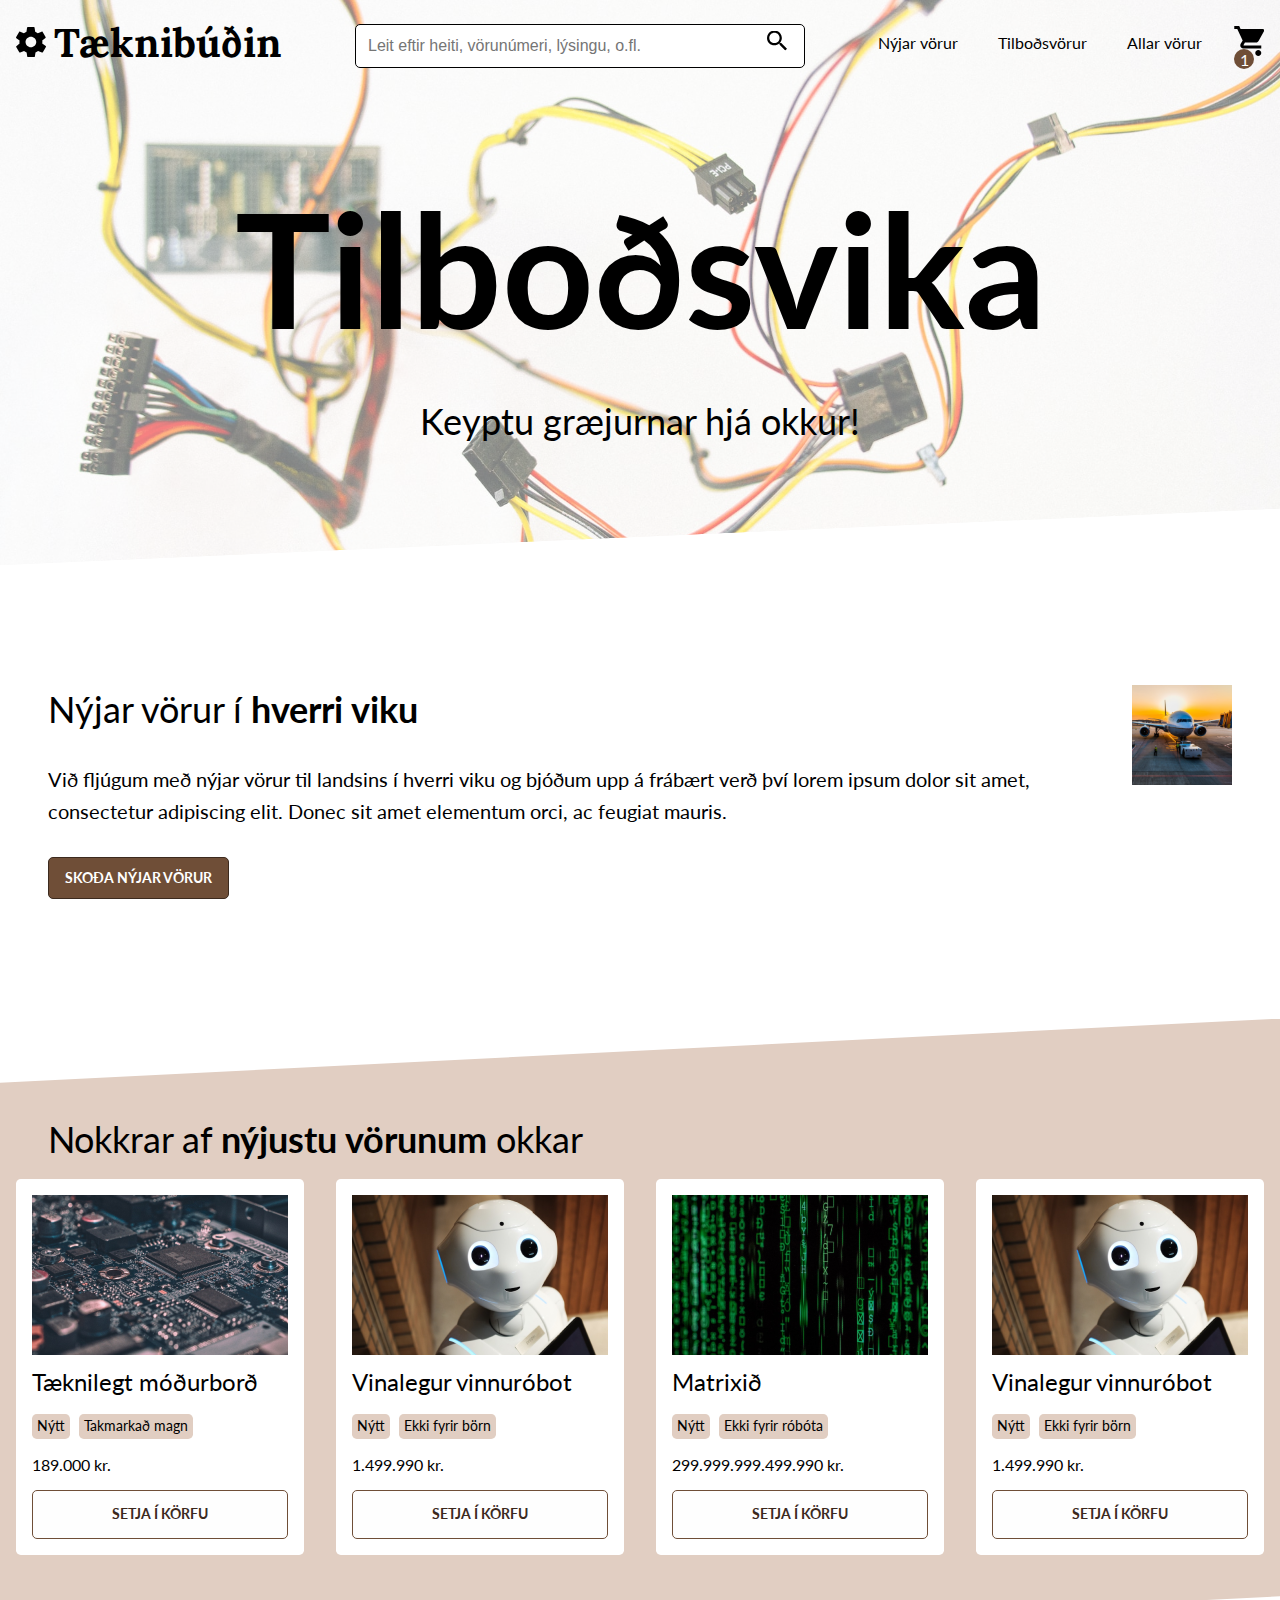
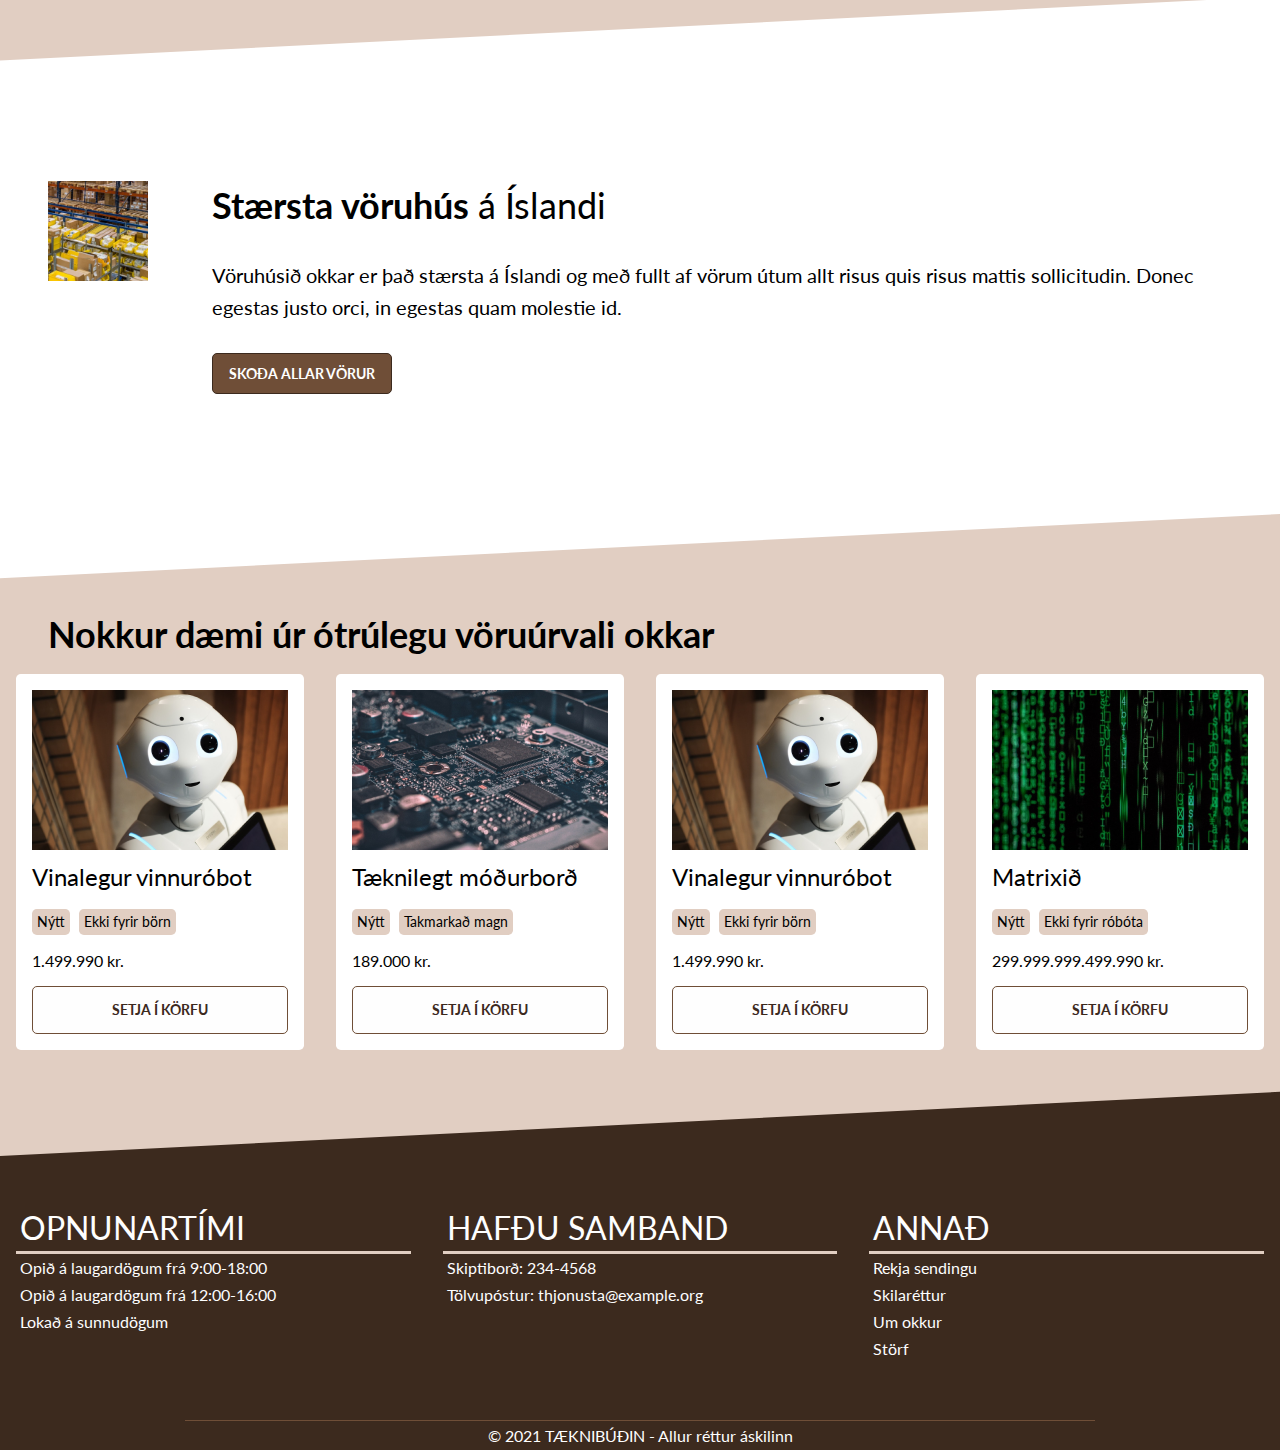
<file: index.html>
<!DOCTYPE html>
<html lang="en">
    <head>
        <meta charset="UTF-8">
        <meta name="viewport" content="width=device-width, initial-scale=1.0">
        <link rel="preconnect" href="https://fonts.googleapis.com">
        <link rel="preconnect" href="https://fonts.gstatic.com" crossorigin>
        <link href="https://fonts.googleapis.com/css2?family=Lato:ital,wght@0,100;0,300;0,400;0,700;0,900;1,100;1,300;1,400;1,700;1,900&family=Lora:wght@700&display=swap" rel="stylesheet">
        <link rel="stylesheet" type="text/css" href="/css/index.build.css" />
        <script src="/js/menu.js" defer></script>
        <title>Tæknibúðin</title>
    </head>
    <body>
        <div id="menu" data-state="hidden">
            <div class="container">
                <div class="links">
                    <a href="/nyjarvorur.html">Nýjar vörur</a>
                    <a href="/tilbodsvorur.html">Tilboðsvörur</a>
                    <a href="/vorulisti.html">Allar vörur</a>
                </div>
                <div class="searchbox">
                    <form class="searchbox-container">
                        <input type="search" placeholder="Leit eftir heiti, vörunúmeri, lýsingu, o.fl." />
                        <button type="submit"><img src="/img/search.svg" /></button>
                    </form>
                </div>
            </div>
        </div>

        <header>
            <div class="bg-img">
                <div class="filter filter-bg">
                    <div class="w-full">
                        <div class="container">
                            <a href="index.html" class="logo">
                                <img src="/img/logo.svg" />
                                <p>Tæknibúðin</p>
                            </a>
                            <div class="searchbox">
                                <form class="searchbox-container">
                                    <input type="search" placeholder="Leit eftir heiti, vörunúmeri, lýsingu, o.fl." />
                                    <button type="submit"><img src="/img/search.svg" /></button>
                                </form>
                            </div>
                            <nav>
                                <a href="/nyjarvorur.html">Nýjar vörur</a>
                                <a href="/tilbodsvorur.html">Tilboðsvörur</a>
                                <a href="/vorulisti.html">Allar vörur</a>
                            </nav>
                            <div class="seek-end">
                                <a href="/pontun.html" class="cart">
                                    <img src="/img/cart.svg" alt="Cart icon" />
                                    <span class="badge">1</span>
                                </a>
                                <button class="menu"><img src="/img/menu.svg" alt="Menu icon" /></button>
                            </div>
                        </div>
                    </div>
                    <div class="hero">
                        <div class="container">
                            <h1 class="hero-title">Tilboðsvika</h1>
                            <p class="hero-subtitle">Keyptu græjurnar hjá okkur!</p>
                        </div>
                    </div>
                </div>
            </div>
        </header>
        <main>
            <section id="new-cta">
                <div class="section-container">
                    <div class="inner-container">
                        <div class="text">
                            <h2>Nýjar vörur í <strong>hverri viku</strong></h2>
                            <p>Við fljúgum með nýjar vörur til landsins í hverri viku og bjóðum upp á frábært verð því lorem ipsum dolor sit amet, consectetur adipiscing elit. Donec sit amet elementum orci, ac feugiat mauris.</p>
                            <div class="seek-end">
                                <a href="#" class="btn btn-primary">Skoða nýjar vörur</a>
                            </div>
                        </div>
                        <div>
                            <img src="/img/airplane.png" alt="Flugvél" />
                        </div>
                    </div>
                </div>
            </section>
            <section id="new-products">
                <div class="background">
                    <div class="section-container">
                        <h2>Nokkrar af <strong>nýjustu vörunum</strong> okkar</h2>
                    </div>
                    <div class="container">
                        <div class="inner-container">
                            <div class="card">
                                <img src="/img/alexandre-debieve-FO7JIlwjOtU-unsplash.png" alt="Tæknilegt móðurborð" />
                                <p class="title">Tæknilegt móðurborð</p>
                                <div class="tags">
                                    <span>Nýtt</span>
                                    <span>Takmarkað magn</span>
                                </div>
                                <p class="price">189.000 kr.</p>
                                <a href="#" class="btn btn-secondary">Setja í körfu</a>
                            </div>

                            <div class="card">
                                <img src="/img/alex-knight-2EJCSULRwC8-unsplash.png" alt="Vinalegur vinnuróbot" />
                                <p class="title">Vinalegur vinnuróbot</p>
                                <div class="tags">
                                    <span>Nýtt</span>
                                    <span>Ekki fyrir börn</span>
                                </div>
                                <p class="price">1.499.990 kr.</p>
                                <a href="#" class="btn btn-secondary">Setja í körfu</a>
                            </div>

                            <div class="card">
                                <img src="/img/markus-spiske-iar-afB0QQw-unsplash.png" alt="Matrixið" />
                                <p class="title">Matrixið</p>
                                <div class="tags">
                                    <span>Nýtt</span>
                                    <span>Ekki fyrir róbóta</span>
                                </div>
                                <p class="price">299.999.999.499.990 kr.</p>                                </p>
                                <a href="#" class="btn btn-secondary">Setja í körfu</a>
                            </div>

                            <div class="card">
                                <img src="/img/alex-knight-2EJCSULRwC8-unsplash.png" alt="Vinalegur vinnuróbot" />
                                <p class="title">Vinalegur vinnuróbot</p>
                                <div class="tags">
                                    <span>Nýtt</span>
                                    <span>Ekki fyrir börn</span>
                                </div>
                                <p class="price">1.499.990 kr.</p>
                                <a href="#" class="btn btn-secondary">Setja í körfu</a>
                            </div>
                        </div>
                    </div>
                </div>
            </section>
            <section id="big-warehouse">
                <div class="section-container">
                    <div class="inner-container">
                        <div>
                            <img src="/img/adrian-sulyok-sczNLg6rrhQ-unsplash.png" alt="Vöruhúsið" />
                        </div>
                        <div class="text">
                            <h2><strong>Stærsta vöruhús</strong> á Íslandi</h2>
                            <p>Vöruhúsið okkar er það stærsta á Íslandi og með fullt af vörum útum allt risus quis risus mattis sollicitudin. Donec egestas justo orci, in egestas quam molestie id. </p>
                            <div class="seek-end">
                                <a href="#" class="btn btn-primary">Skoða allar vörur</a>
                            </div>
                        </div>
                    </div>
                </div>
            </section>
            <div class="footer-bgfix">
                <section id="product-selection">
                    <div class="background">
                        <div class="section-container">
                            <h2><strong>Nokkur dæmi úr ótrúlegu vöruúrvali okkar</strong></h2>
                        </div>
                        <div class="container">
                            <div class="inner-container">
                                <div class="card">
                                    <img src="/img/alex-knight-2EJCSULRwC8-unsplash.png" alt="Vinalegur vinnuróbot" />
                                    <p class="title">Vinalegur vinnuróbot</p>
                                    <div class="tags">
                                        <span>Nýtt</span>
                                        <span>Ekki fyrir börn</span>
                                    </div>
                                    <p class="price">1.499.990 kr.</p>
                                    <a href="#" class="btn btn-secondary">Setja í körfu</a>
                                </div>

                                <div class="card">
                                    <img src="/img/alexandre-debieve-FO7JIlwjOtU-unsplash.png" alt="Tæknilegt móðurborð" />
                                    <p class="title">Tæknilegt móðurborð</p>
                                    <div class="tags">
                                        <span>Nýtt</span>
                                        <span>Takmarkað magn</span>
                                    </div>
                                    <p class="price">189.000 kr.</p>
                                    <a href="#" class="btn btn-secondary">Setja í körfu</a>
                                </div>

                                <div class="card">
                                    <img src="/img/alex-knight-2EJCSULRwC8-unsplash.png" alt="Vinalegur vinnuróbot" />
                                    <p class="title">Vinalegur vinnuróbot</p>
                                    <div class="tags">
                                        <span>Nýtt</span>
                                        <span>Ekki fyrir börn</span>
                                    </div>
                                    <p class="price">1.499.990 kr.</p>
                                    <a href="#" class="btn btn-secondary">Setja í körfu</a>
                                </div>

                                <div class="card">
                                    <img src="/img/markus-spiske-iar-afB0QQw-unsplash.png" alt="Matrixið" />
                                    <p class="title">Matrixið</p>
                                    <div class="tags">
                                        <span>Nýtt</span>
                                        <span>Ekki fyrir róbóta</span>
                                    </div>
                                    <p class="price">299.999.999.499.990 kr.</p>
                                    <a href="#" class="btn btn-secondary">Setja í körfu</a>
                                </div>
                            </div>
                        </div>
                    </div>
                </section>
            </div>
        </main>
        <footer class="fotur">
            <div class="container">
                <div class="opnunartimi">
                    <ul>
                        <li class="titill">OPNUNARTÍMI</li>
                        <li>Opið á laugardögum frá 9:00-18:00</li>
                        <li>Opið á laugardögum frá 12:00-16:00</li>
                        <li>Lokað á sunnudögum</li>
                    </ul>
                </div>
                <div class="samband">
                    
                    <ul>
                        <li class="titill">HAFÐU SAMBAND</li>
                        <li>Skiptiborð: 234-4568</li>
                        <li>Tölvupóstur: thjonusta@example.org</li>
                    </ul>
                </div>
                <div class="annad">
                    
                    <ul>
                        <li class="titill">ANNAÐ</li>
                        <li>Rekja sendingu</li>
                        <li>Skilaréttur</li>
                        <li>Um okkur</li>
                        <li>Störf</li>
                    </ul>
                </div>
            </div>
            <div class="copyright">
                © 2021 TÆKNIBÚÐIN - Allur réttur áskilinn
            </div>
        </footer>
    </body>
</html>
</file>
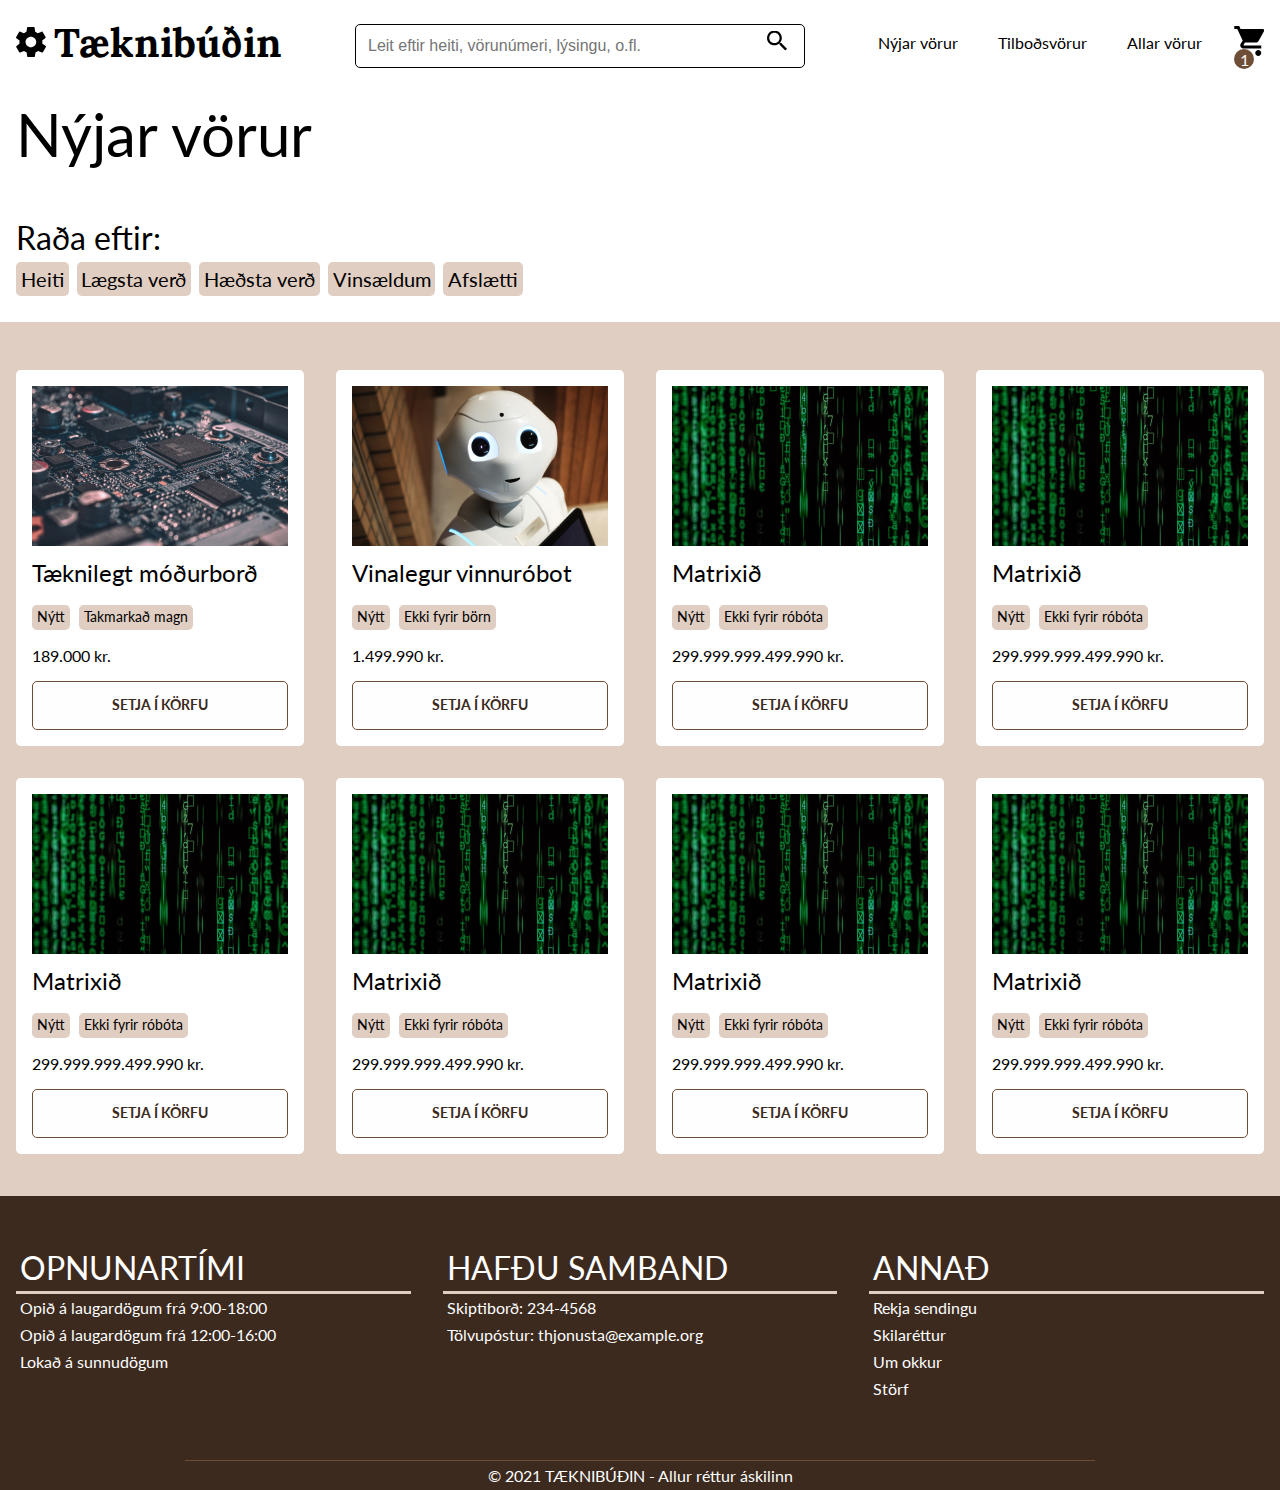
<file: nyjarvorur.html>
<!DOCTYPE html>
<html lang="en">
<head>
    <meta charset="UTF-8">
    <meta name="viewport" content="width=device-width, initial-scale=1.0">
    <meta charset="UTF-8">
    <meta name="viewport" content="width=device-width, initial-scale=1.0">
    <link rel="preconnect" href="https://fonts.googleapis.com">
    <link rel="preconnect" href="https://fonts.gstatic.com" crossorigin>
    <link href="https://fonts.googleapis.com/css2?family=Lato:ital,wght@0,100;0,300;0,400;0,700;0,900;1,100;1,300;1,400;1,700;1,900&family=Lora:wght@700&display=swap" rel="stylesheet">
    <link rel="stylesheet" type="text/css" href="/css/index.build.css" />
    <script src="/js/menu.js" defer></script>
    <title>Vörulisti</title>
</head>
<body>
    <div id="menu" data-state="hidden">
        <div class="container">
            <div class="links">
                <a href="/nyjarvorur.html">Nýjar vörur</a>
                <a href="/tilbodsvorur.html">Tilboðsvörur</a>
                <a href="/vorulisti.html">Allar vörur</a>
            </div>
            <div class="searchbox">
                <form class="searchbox-container">
                    <input type="search" placeholder="Leit eftir heiti, vörunúmeri, lýsingu, o.fl." />
                    <button type="submit"><img src="/img/search.svg" /></button>
                </form>
            </div>
        </div>
    </div>

    <header>
        <div class="filter">
            <div class="w-full">
                <div class="container">
                    <a href="index.html" class="logo">
                        <img src="/img/logo.svg" />
                        <p>Tæknibúðin</p>
                    </a>
                    <div class="searchbox">
                        <form class="searchbox-container">
                            <input type="search" placeholder="Leit eftir heiti, vörunúmeri, lýsingu, o.fl." />
                            <button type="submit"><img src="/img/search.svg" /></button>
                        </form>
                    </div>
                    <nav>
                        <a href="/nyjarvorur.html">Nýjar vörur</a>
                        <a href="/tilbodsvorur.html">Tilboðsvörur</a>
                        <a href="/vorulisti.html">Allar vörur</a>
                    </nav>
                    <div class="seek-end">
                        <a href="/pontun.html" class="cart">
                            <img src="/img/cart.svg" alt="Cart icon" />
                            <span class="badge">1</span>
                        </a>
                        <button class="menu"><img src="/img/menu.svg" alt="Menu icon" /></button>
                    </div>
                </div>
            </div>
        </div>
    </header>
    <main>
        <div class="container">
            <h1 class="heading-font">Nýjar vörur</h1>
            <h2 class="secondary-heading-font">Raða eftir:</h2>
            <div class="search-tags">
                <span>Heiti</span>
                <span>Lægsta verð</span>
                <span>Hæðsta verð</span>
                <span>Vinsældum</span>
                <span>Afslætti</span>
            </div>
        </div>
        <section class="product-list">
            <div>
                <div class="container">
                    <div class="inner-container">
                        <div class="card">
                            <img src="/img/alexandre-debieve-FO7JIlwjOtU-unsplash.png" alt="Tæknilegt móðurborð" />
                            <p class="title">Tæknilegt móðurborð</p>
                            <div class="tags">
                                <span>Nýtt</span>
                                <span>Takmarkað magn</span>
                            </div>
                            <p class="price">189.000 kr.</p>
                            <a href="#" class="btn btn-secondary">Setja í körfu</a>
                        </div>

                        <div class="card">
                            <img src="/img/alex-knight-2EJCSULRwC8-unsplash.png" alt="Vinalegur vinnuróbot" />
                            <p class="title">Vinalegur vinnuróbot</p>
                            <div class="tags">
                                <span>Nýtt</span>
                                <span>Ekki fyrir börn</span>
                            </div>
                            <p class="price">1.499.990 kr.</p>
                            <a href="#" class="btn btn-secondary">Setja í körfu</a>
                        </div>

                        <div class="card">
                            <img src="/img/markus-spiske-iar-afB0QQw-unsplash.png" alt="Matrixið" />
                            <p class="title">Matrixið</p>
                            <div class="tags">
                                <span>Nýtt</span>
                                <span>Ekki fyrir róbóta</span>
                            </div>
                            <p class="price">299.999.999.499.990 kr.</p>                                </p>
                            <a href="#" class="btn btn-secondary">Setja í körfu</a>
                        </div>

                        <div class="card">
                            <img src="/img/markus-spiske-iar-afB0QQw-unsplash.png" alt="Matrixið" />
                            <p class="title">Matrixið</p>
                            <div class="tags">
                                <span>Nýtt</span>
                                <span>Ekki fyrir róbóta</span>
                            </div>
                            <p class="price">299.999.999.499.990 kr.</p>                                </p>
                            <a href="#" class="btn btn-secondary">Setja í körfu</a>
                        </div>

                        <div class="card">
                            <img src="/img/markus-spiske-iar-afB0QQw-unsplash.png" alt="Matrixið" />
                            <p class="title">Matrixið</p>
                            <div class="tags">
                                <span>Nýtt</span>
                                <span>Ekki fyrir róbóta</span>
                            </div>
                            <p class="price">299.999.999.499.990 kr.</p>                                </p>
                            <a href="#" class="btn btn-secondary">Setja í körfu</a>
                        </div>

                        <div class="card">
                            <img src="/img/markus-spiske-iar-afB0QQw-unsplash.png" alt="Matrixið" />
                            <p class="title">Matrixið</p>
                            <div class="tags">
                                <span>Nýtt</span>
                                <span>Ekki fyrir róbóta</span>
                            </div>
                            <p class="price">299.999.999.499.990 kr.</p>                                </p>
                            <a href="#" class="btn btn-secondary">Setja í körfu</a>
                        </div>

                        <div class="card">
                            <img src="/img/markus-spiske-iar-afB0QQw-unsplash.png" alt="Matrixið" />
                            <p class="title">Matrixið</p>
                            <div class="tags">
                                <span>Nýtt</span>
                                <span>Ekki fyrir róbóta</span>
                            </div>
                            <p class="price">299.999.999.499.990 kr.</p>                                </p>
                            <a href="#" class="btn btn-secondary">Setja í körfu</a>
                        </div>

                        <div class="card">
                            <img src="/img/markus-spiske-iar-afB0QQw-unsplash.png" alt="Matrixið" />
                            <p class="title">Matrixið</p>
                            <div class="tags">
                                <span>Nýtt</span>
                                <span>Ekki fyrir róbóta</span>
                            </div>
                            <p class="price">299.999.999.499.990 kr.</p>                                </p>
                            <a href="#" class="btn btn-secondary">Setja í körfu</a>
                        </div>

                    </div>
                </div>
            </div>
        </section>

    </main>
    <footer class="fotur">
        <div class="container">
            <div class="opnunartimi">
                <ul>
                    <li class="titill">OPNUNARTÍMI</li>
                    <li>Opið á laugardögum frá 9:00-18:00</li>
                    <li>Opið á laugardögum frá 12:00-16:00</li>
                    <li>Lokað á sunnudögum</li>
                </ul>
            </div>
            <div class="samband">
                
                <ul>
                    <li class="titill">HAFÐU SAMBAND</li>
                    <li>Skiptiborð: 234-4568</li>
                    <li>Tölvupóstur: thjonusta@example.org</li>
                </ul>
            </div>
            <div class="annad">
                
                <ul>
                    <li class="titill">ANNAÐ</li>
                    <li>Rekja sendingu</li>
                    <li>Skilaréttur</li>
                    <li>Um okkur</li>
                    <li>Störf</li>
                </ul>
            </div>
        </div>
        <div class="copyright">
            © 2021 TÆKNIBÚÐIN - Allur réttur áskilinn
        </div>
    </footer>
</body>
</html>
</file>
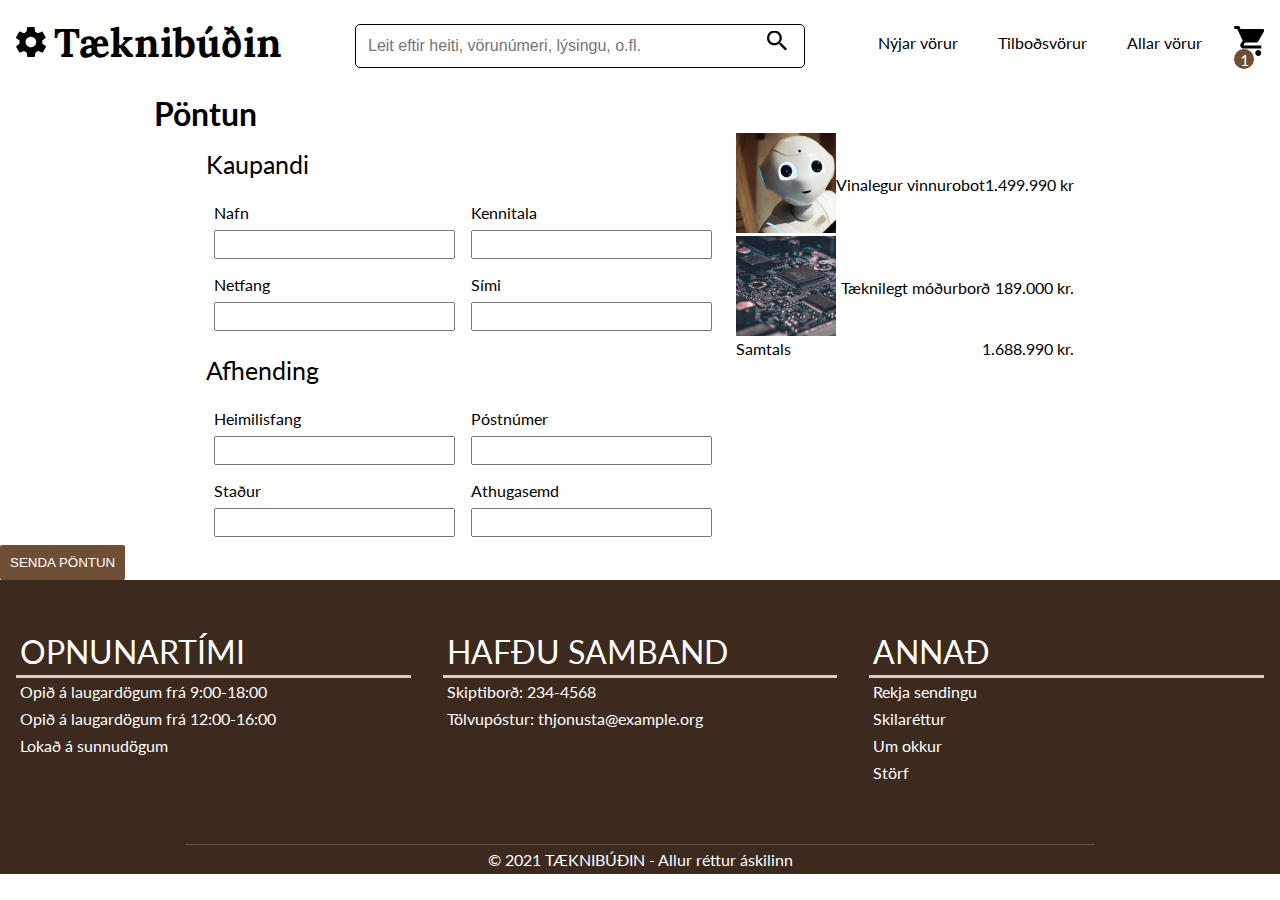
<file: pontun.html>
<!DOCTYPE html>
<html lang="en">
    <head>
        <meta charset="UTF-8">
        <meta name="viewport" content="width=device-width, initial-scale=1.0">
        <link rel="preconnect" href="https://fonts.googleapis.com">
        <link rel="preconnect" href="https://fonts.gstatic.com" crossorigin>
        <link href="https://fonts.googleapis.com/css2?family=Lato:ital,wght@0,100;0,300;0,400;0,700;0,900;1,100;1,300;1,400;1,700;1,900&family=Lora:wght@700&display=swap" rel="stylesheet">
        <link rel="stylesheet" type="text/css" href="/css/index.build.css" />
        <script src="/js/menu.js" defer></script>
        <title>Tæknibúðin</title>
    </head>
    <body>
        <div id="menu" data-state="hidden">
            <div class="container">
                <div class="links">
                    <a href="/nyjarvorur.html">Nýjar vörur</a>
                    <a href="/tilbodsvorur.html">Tilboðsvörur</a>
                    <a href="/vorulisti.html">Allar vörur</a>
                </div>
                <div class="searchbox">
                    <form class="searchbox-container">
                        <input type="search" placeholder="Leit eftir heiti, vörunúmeri, lýsingu, o.fl." />
                        <button type="submit"><img src="/img/search.svg" /></button>
                    </form>
                </div>
            </div>
        </div>

        <header>
            <div class="filter">
                <div class="w-full">
                    <div class="container">
                        <a href="index.html" class="logo">
                            <img src="/img/logo.svg" />
                            <p>Tæknibúðin</p>
                        </a>
                        <div class="searchbox">
                            <form class="searchbox-container">
                                <input type="search" placeholder="Leit eftir heiti, vörunúmeri, lýsingu, o.fl." />
                                <button type="submit"><img src="/img/search.svg" /></button>
                            </form>
                        </div>
                        <nav>
                            <a href="/nyjarvorur.html">Nýjar vörur</a>
                            <a href="/tilbodsvorur.html">Tilboðsvörur</a>
                            <a href="/vorulisti.html">Allar vörur</a>
                        </nav>
                        <div class="seek-end">
                            <a href="/pontun.html" class="cart">
                                <img src="/img/cart.svg" alt="Cart icon" />
                                <span class="badge">1</span>
                            </a>
                            <button class="menu"><img src="/img/menu.svg" alt="Menu icon" /></button>
                        </div>
                    </div>
                </div>
            </div>
        </header>
        <h1 class="pontuntitill">Pöntun</h1>

            <div class="pontunbox">
                
            <form>
                <div class="kaupandi">
                    
                        <div class="formtitill">Kaupandi</div>

                    <div class="formbox">
                        <div>
                            <label for="Nafn">Nafn</label><br>
                            <input type="text" id="nafn" name="nafn"><br>
                        </div>
                        <div>
                            <label for="Kennitala">Kennitala</label><br>
                            <input type="text" id="kennitala" name="kennitala"><br>
                        </div>
                    </div>
                    <div class="formbox">
                        <div>
                            <label for="Netfang">Netfang</label><br>
                            <input type="text" id="netfang" name="netfang"><br>
                        </div>
                        <div>
                            <label for="Sími">Sími</label><br>
                            <input type="text" id="simi"><br>
                        </div>
                    </div>
                </div>


                <div class="afhending">
                    
                    <div class="formtitill">Afhending</div>
                    <div class="formbox">
                        <div>
                            <label for="Heimilisfang">Heimilisfang</label><br>
                            <input type="text" id="heimilisfang" name="heimilisfang"><br>
                        </div>
                        <div>
                            <label for="Póstnúmer">Póstnúmer</label><br>
                            <input type="text" id="postnumer" name="postnumer"><br>
                        </div>
                    </div>
                    <div class="formbox">
                        <div>
                            <label for="Staður">Staður</label><br>
                            <input type="text" id="stadur" name="stadur"><br>
                        </div>
                        <div>
                            <label for="Athugasemd">Athugasemd</label><br>
                            <input type="text" id="athugasemd" name="athugasemd"><br>
                        </div>

                    </div>
                </div>
            </form>
       
            <div class="vorur">
                <div class="robotcard">
                <div class="robotrobot">
                    <img src="/img/alex-knight-2EJCSULRwC8-unsplash.png" alt="Vinalegur vinnuróbot" />  
                </div>
                <div>
                Vinalegur vinnurobot
                </div>
                <div class="verd">
                    1.499.990 kr
                </div>
                </div>

                <div class="mothercard">
                <div class="modurbordbord">
                    <img src="/img/alexandre-debieve-FO7JIlwjOtU-unsplash.png" alt="Tæknilegt móðurborð" />
                </div>
                <div>
                Tæknilegt móðurborð
                </div>
                <div class="verd">
                    189.000 kr.
                </div>
                </div>

                <div class="samtalscard">
                <div>
                    Samtals
                </div>
                <div class="verd">
                    1.688.990 kr.
                </div>
                </div>
            </div>
        </div>
            <button class="sendapontun">SENDA PÖNTUN</button>




        <footer class="fotur">
            <div class="container">

            <div class="opnunartimi">
                <ul>
                    <li class="titill">OPNUNARTÍMI</li>
                    <li>Opið á laugardögum frá 9:00-18:00</li>
                    <li>Opið á laugardögum frá 12:00-16:00</li>
                    <li>Lokað á sunnudögum</li>
                </ul>
            </div>
            <div class="samband">
                
                <ul>
                    <li class="titill">HAFÐU SAMBAND</li>
                    <li>Skiptiborð: 234-4568</li>
                    <li>Tölvupóstur: thjonusta@example.org</li>
                </ul>
            </div>
            <div class="annad">
                
                <ul>
                    <li class="titill">ANNAÐ</li>
                    <li>Rekja sendingu</li>
                    <li>Skilaréttur</li>
                    <li>Um okkur</li>
                    <li>Störf</li>
                </ul>
            </div>
            </div>
            <div class="copyright">
                © 2021 TÆKNIBÚÐIN - Allur réttur áskilinn
            </div>
        </footer>

    </body>



    
</html>
</file>
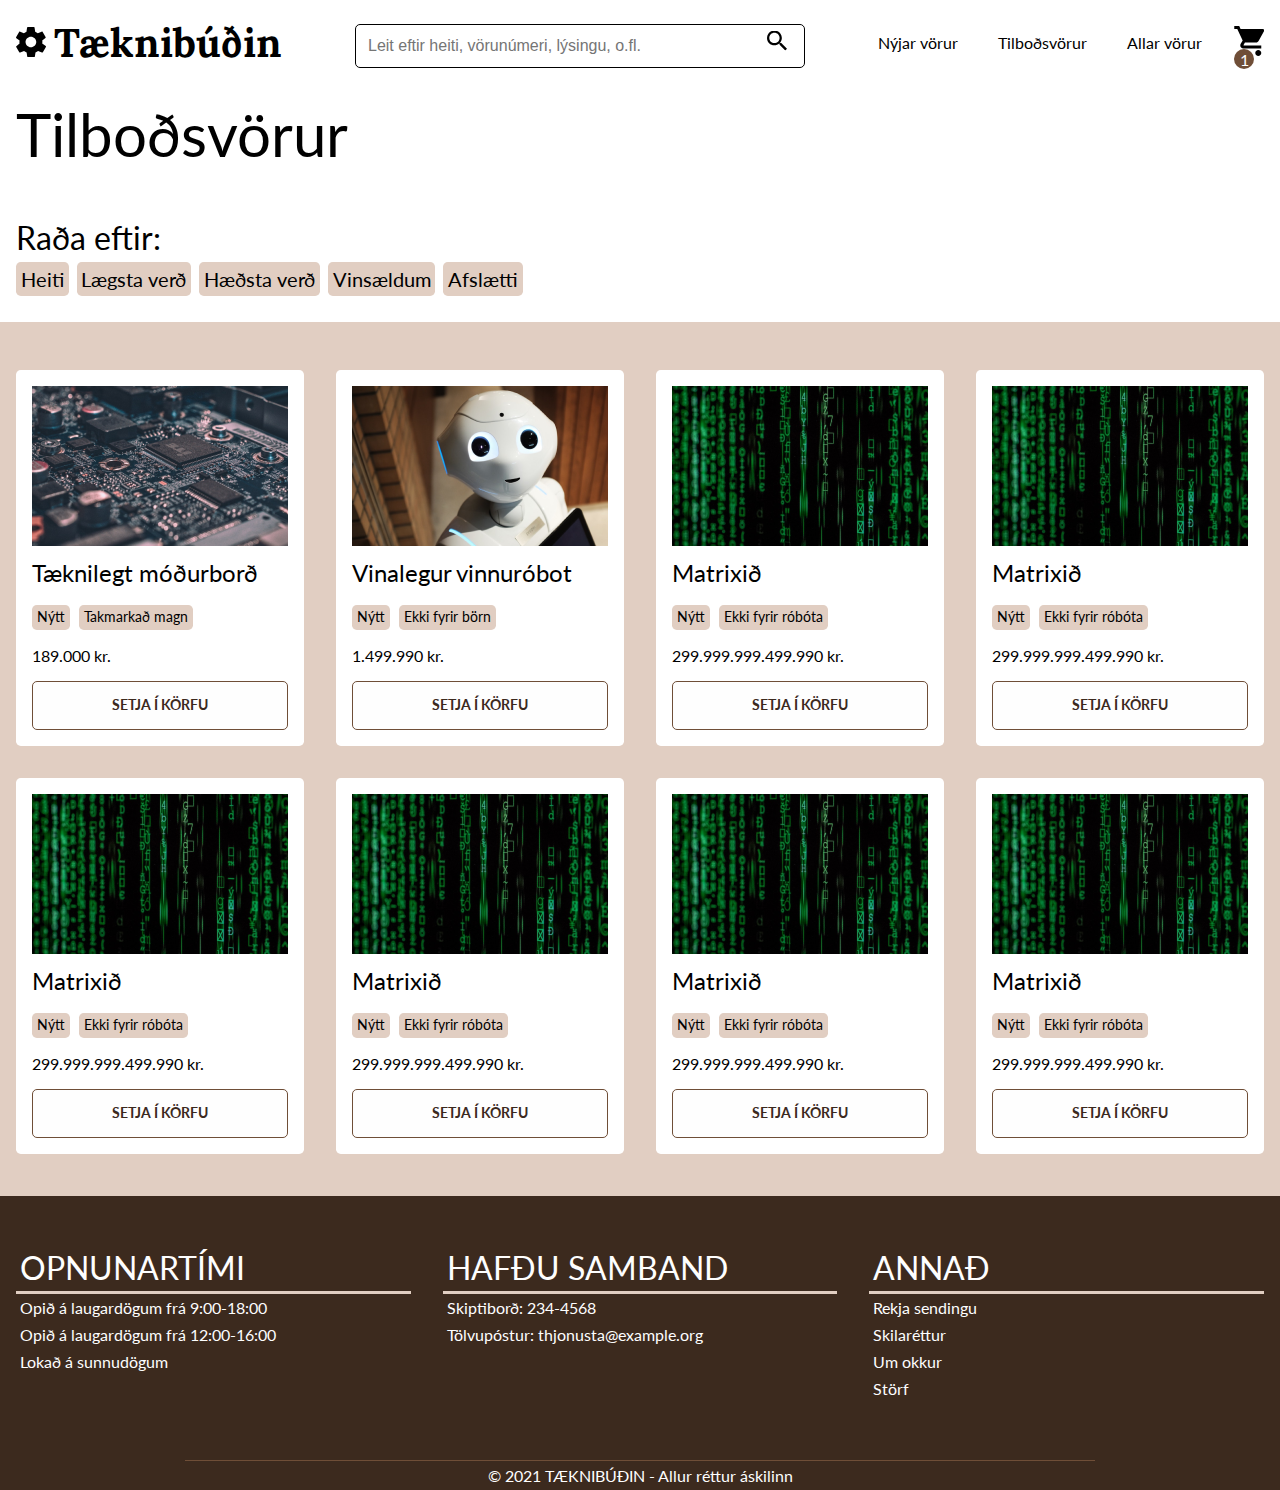
<file: tilbodsvorur.html>
<!DOCTYPE html>
<html lang="en">
<head>
    <meta charset="UTF-8">
    <meta name="viewport" content="width=device-width, initial-scale=1.0">
    <meta charset="UTF-8">
    <meta name="viewport" content="width=device-width, initial-scale=1.0">
    <link rel="preconnect" href="https://fonts.googleapis.com">
    <link rel="preconnect" href="https://fonts.gstatic.com" crossorigin>
    <link href="https://fonts.googleapis.com/css2?family=Lato:ital,wght@0,100;0,300;0,400;0,700;0,900;1,100;1,300;1,400;1,700;1,900&family=Lora:wght@700&display=swap" rel="stylesheet">
    <link rel="stylesheet" type="text/css" href="/css/index.build.css" />
    <script src="/js/menu.js" defer></script>
    <title>Vörulisti</title>
</head>
<body>
    <div id="menu" data-state="hidden">
        <div class="container">
            <div class="links">
                <a href="/nyjarvorur.html">Nýjar vörur</a>
                <a href="/tilbodsvorur.html">Tilboðsvörur</a>
                <a href="/vorulisti.html">Allar vörur</a>
            </div>
            <div class="searchbox">
                <form class="searchbox-container">
                    <input type="search" placeholder="Leit eftir heiti, vörunúmeri, lýsingu, o.fl." />
                    <button type="submit"><img src="/img/search.svg" /></button>
                </form>
            </div>
        </div>
    </div>

    <header>
        <div class="filter">
            <div class="w-full">
                <div class="container">
                    <a href="index.html" class="logo">
                        <img src="/img/logo.svg" />
                        <p>Tæknibúðin</p>
                    </a>
                    <div class="searchbox">
                        <form class="searchbox-container">
                            <input type="search" placeholder="Leit eftir heiti, vörunúmeri, lýsingu, o.fl." />
                            <button type="submit"><img src="/img/search.svg" /></button>
                        </form>
                    </div>
                    <nav>
                        <a href="/nyjarvorur.html">Nýjar vörur</a>
                        <a href="/tilbodsvorur.html">Tilboðsvörur</a>
                        <a href="/vorulisti.html">Allar vörur</a>
                    </nav>
                    <div class="seek-end">
                        <a href="/pontun.html" class="cart">
                            <img src="/img/cart.svg" alt="Cart icon" />
                            <span class="badge">1</span>
                        </a>
                        <button class="menu"><img src="/img/menu.svg" alt="Menu icon" /></button>
                    </div>
                </div>
            </div>
        </div>
    </header>
    <main>
        <div class="container">
            <h1 class="heading-font">Tilboðsvörur</h1>
            <h2 class="secondary-heading-font">Raða eftir:</h2>
            <div class="search-tags">
                <span>Heiti</span>
                <span>Lægsta verð</span>
                <span>Hæðsta verð</span>
                <span>Vinsældum</span>
                <span>Afslætti</span>
            </div>
        </div>
        <section class="product-list">
            <div>
                <div class="container">
                    <div class="inner-container">
                        <div class="card">
                            <img src="/img/alexandre-debieve-FO7JIlwjOtU-unsplash.png" alt="Tæknilegt móðurborð" />
                            <p class="title">Tæknilegt móðurborð</p>
                            <div class="tags">
                                <span>Nýtt</span>
                                <span>Takmarkað magn</span>
                            </div>
                            <p class="price">189.000 kr.</p>
                            <a href="#" class="btn btn-secondary">Setja í körfu</a>
                        </div>

                        <div class="card">
                            <img src="/img/alex-knight-2EJCSULRwC8-unsplash.png" alt="Vinalegur vinnuróbot" />
                            <p class="title">Vinalegur vinnuróbot</p>
                            <div class="tags">
                                <span>Nýtt</span>
                                <span>Ekki fyrir börn</span>
                            </div>
                            <p class="price">1.499.990 kr.</p>
                            <a href="#" class="btn btn-secondary">Setja í körfu</a>
                        </div>

                        <div class="card">
                            <img src="/img/markus-spiske-iar-afB0QQw-unsplash.png" alt="Matrixið" />
                            <p class="title">Matrixið</p>
                            <div class="tags">
                                <span>Nýtt</span>
                                <span>Ekki fyrir róbóta</span>
                            </div>
                            <p class="price">299.999.999.499.990 kr.</p>                                </p>
                            <a href="#" class="btn btn-secondary">Setja í körfu</a>
                        </div>

                        <div class="card">
                            <img src="/img/markus-spiske-iar-afB0QQw-unsplash.png" alt="Matrixið" />
                            <p class="title">Matrixið</p>
                            <div class="tags">
                                <span>Nýtt</span>
                                <span>Ekki fyrir róbóta</span>
                            </div>
                            <p class="price">299.999.999.499.990 kr.</p>                                </p>
                            <a href="#" class="btn btn-secondary">Setja í körfu</a>
                        </div>

                        <div class="card">
                            <img src="/img/markus-spiske-iar-afB0QQw-unsplash.png" alt="Matrixið" />
                            <p class="title">Matrixið</p>
                            <div class="tags">
                                <span>Nýtt</span>
                                <span>Ekki fyrir róbóta</span>
                            </div>
                            <p class="price">299.999.999.499.990 kr.</p>                                </p>
                            <a href="#" class="btn btn-secondary">Setja í körfu</a>
                        </div>

                        <div class="card">
                            <img src="/img/markus-spiske-iar-afB0QQw-unsplash.png" alt="Matrixið" />
                            <p class="title">Matrixið</p>
                            <div class="tags">
                                <span>Nýtt</span>
                                <span>Ekki fyrir róbóta</span>
                            </div>
                            <p class="price">299.999.999.499.990 kr.</p>                                </p>
                            <a href="#" class="btn btn-secondary">Setja í körfu</a>
                        </div>

                        <div class="card">
                            <img src="/img/markus-spiske-iar-afB0QQw-unsplash.png" alt="Matrixið" />
                            <p class="title">Matrixið</p>
                            <div class="tags">
                                <span>Nýtt</span>
                                <span>Ekki fyrir róbóta</span>
                            </div>
                            <p class="price">299.999.999.499.990 kr.</p>                                </p>
                            <a href="#" class="btn btn-secondary">Setja í körfu</a>
                        </div>

                        <div class="card">
                            <img src="/img/markus-spiske-iar-afB0QQw-unsplash.png" alt="Matrixið" />
                            <p class="title">Matrixið</p>
                            <div class="tags">
                                <span>Nýtt</span>
                                <span>Ekki fyrir róbóta</span>
                            </div>
                            <p class="price">299.999.999.499.990 kr.</p>                                </p>
                            <a href="#" class="btn btn-secondary">Setja í körfu</a>
                        </div>

                    </div>
                </div>
            </div>
        </section>

    </main>
    <footer class="fotur">
        <div class="container">
            <div class="opnunartimi">
                <ul>
                    <li class="titill">OPNUNARTÍMI</li>
                    <li>Opið á laugardögum frá 9:00-18:00</li>
                    <li>Opið á laugardögum frá 12:00-16:00</li>
                    <li>Lokað á sunnudögum</li>
                </ul>
            </div>
            <div class="samband">
                
                <ul>
                    <li class="titill">HAFÐU SAMBAND</li>
                    <li>Skiptiborð: 234-4568</li>
                    <li>Tölvupóstur: thjonusta@example.org</li>
                </ul>
            </div>
            <div class="annad">
                
                <ul>
                    <li class="titill">ANNAÐ</li>
                    <li>Rekja sendingu</li>
                    <li>Skilaréttur</li>
                    <li>Um okkur</li>
                    <li>Störf</li>
                </ul>
            </div>
        </div>
        <div class="copyright">
            © 2021 TÆKNIBÚÐIN - Allur réttur áskilinn
        </div>
    </footer>
</body>
</html>
</file>
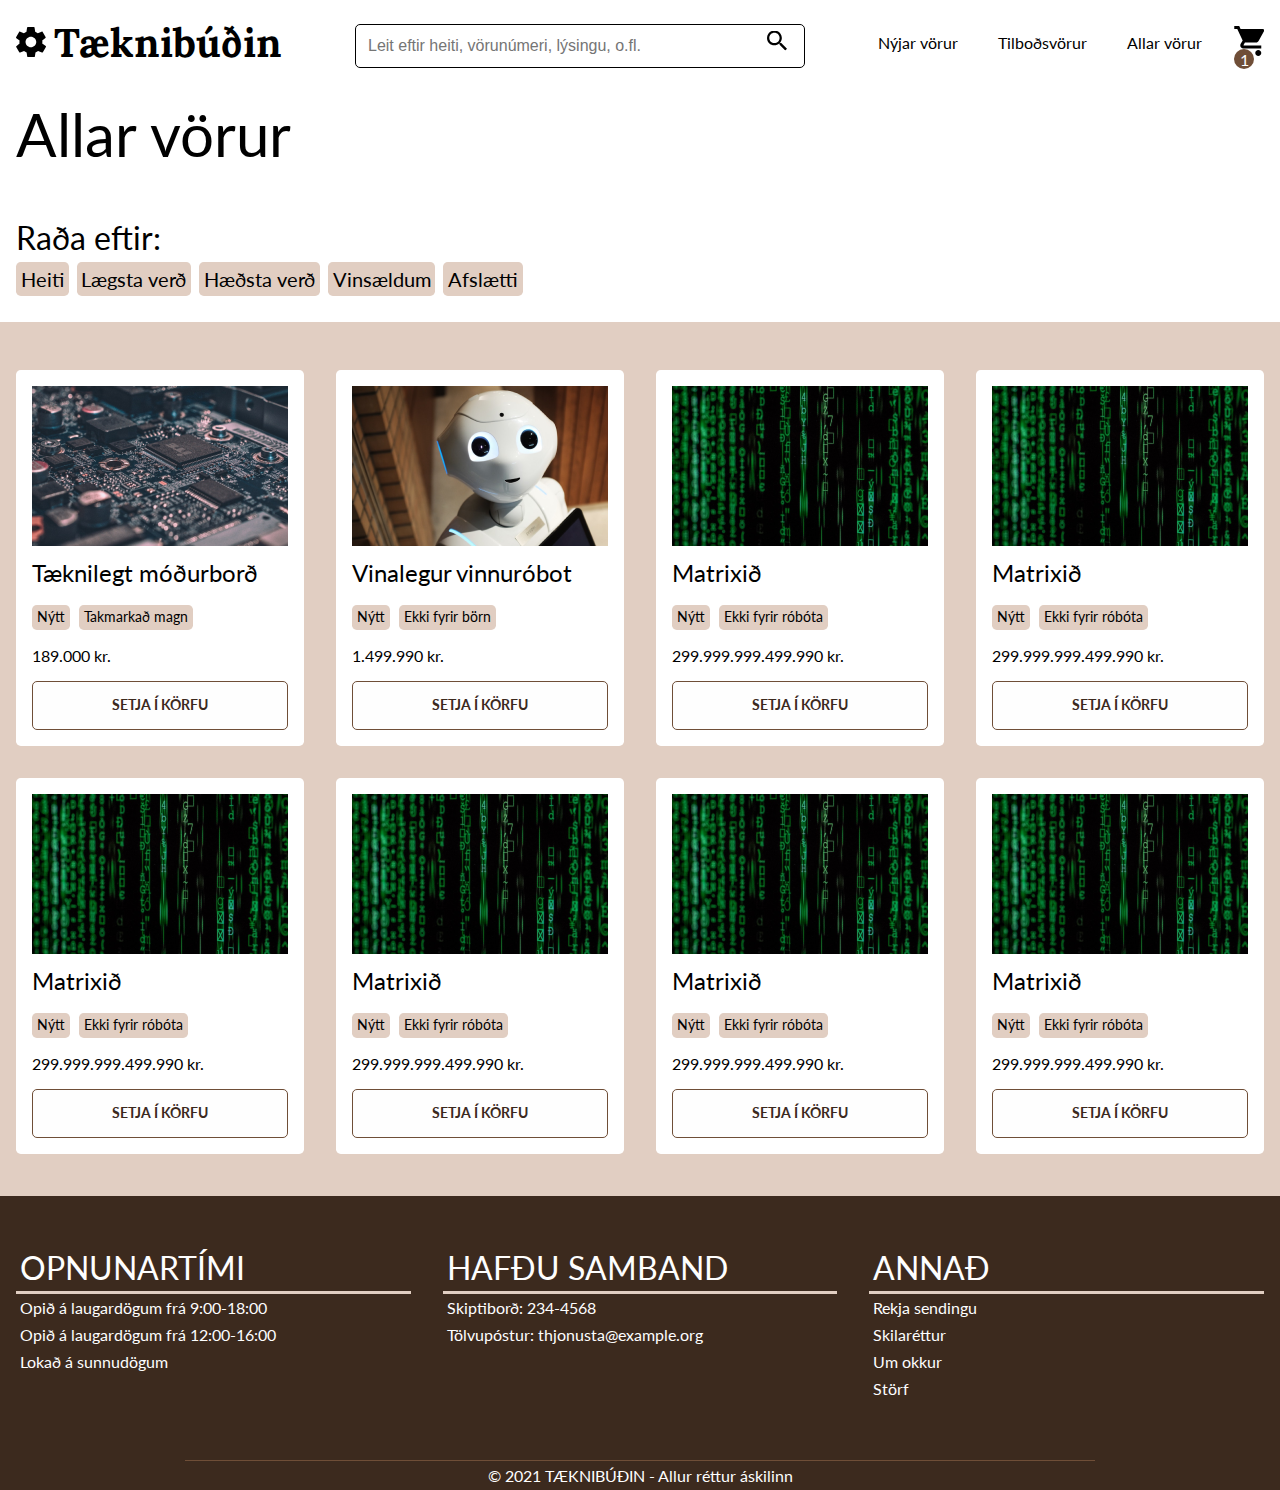
<file: vorulisti.html>
<!DOCTYPE html>
<html lang="en">
<head>
    <meta charset="UTF-8">
    <meta name="viewport" content="width=device-width, initial-scale=1.0">
    <meta charset="UTF-8">
    <meta name="viewport" content="width=device-width, initial-scale=1.0">
    <link rel="preconnect" href="https://fonts.googleapis.com">
    <link rel="preconnect" href="https://fonts.gstatic.com" crossorigin>
    <link href="https://fonts.googleapis.com/css2?family=Lato:ital,wght@0,100;0,300;0,400;0,700;0,900;1,100;1,300;1,400;1,700;1,900&family=Lora:wght@700&display=swap" rel="stylesheet">
    <link rel="stylesheet" type="text/css" href="/css/index.build.css" />
    <script src="/js/menu.js" defer></script>
    <title>Vörulisti</title>
</head>
<body>
    <div id="menu" data-state="hidden">
        <div class="container">
            <div class="links">
                <a href="/nyjarvorur.html">Nýjar vörur</a>
                <a href="/tilbodsvorur.html">Tilboðsvörur</a>
                <a href="/vorulisti.html">Allar vörur</a>
            </div>
            <div class="searchbox">
                <form class="searchbox-container">
                    <input type="search" placeholder="Leit eftir heiti, vörunúmeri, lýsingu, o.fl." />
                    <button type="submit"><img src="/img/search.svg" /></button>
                </form>
            </div>
        </div>
    </div>

    <header>
        <div class="filter">
            <div class="w-full">
                <div class="container">
                    <a href="index.html" class="logo">
                        <img src="/img/logo.svg" />
                        <p>Tæknibúðin</p>
                    </a>
                    <div class="searchbox">
                        <form class="searchbox-container">
                            <input type="search" placeholder="Leit eftir heiti, vörunúmeri, lýsingu, o.fl." />
                            <button type="submit"><img src="/img/search.svg" /></button>
                        </form>
                    </div>
                    <nav>
                        <a href="/nyjarvorur.html">Nýjar vörur</a>
                        <a href="/tilbodsvorur.html">Tilboðsvörur</a>
                        <a href="/vorulisti.html">Allar vörur</a>
                    </nav>
                    <div class="seek-end">
                        <a href="/pontun.html" class="cart">
                            <img src="/img/cart.svg" alt="Cart icon" />
                            <span class="badge">1</span>
                        </a>
                        <button class="menu"><img src="/img/menu.svg" alt="Menu icon" /></button>
                    </div>
                </div>
            </div>
        </div>
    </header>
    <main>
        <div class="container">
            <h1 class="heading-font">Allar vörur</h1>
            <h2 class="secondary-heading-font">Raða eftir:</h2>
            <div class="search-tags">
                <span>Heiti</span>
                <span>Lægsta verð</span>
                <span>Hæðsta verð</span>
                <span>Vinsældum</span>
                <span>Afslætti</span>
            </div>
        </div>
        <section class="product-list">
            <div>
                <div class="container">
                    <div class="inner-container">
                        <div class="card">
                            <img src="/img/alexandre-debieve-FO7JIlwjOtU-unsplash.png" alt="Tæknilegt móðurborð" />
                            <p class="title">Tæknilegt móðurborð</p>
                            <div class="tags">
                                <span>Nýtt</span>
                                <span>Takmarkað magn</span>
                            </div>
                            <p class="price">189.000 kr.</p>
                            <a href="#" class="btn btn-secondary">Setja í körfu</a>
                        </div>

                        <div class="card">
                            <img src="/img/alex-knight-2EJCSULRwC8-unsplash.png" alt="Vinalegur vinnuróbot" />
                            <p class="title">Vinalegur vinnuróbot</p>
                            <div class="tags">
                                <span>Nýtt</span>
                                <span>Ekki fyrir börn</span>
                            </div>
                            <p class="price">1.499.990 kr.</p>
                            <a href="#" class="btn btn-secondary">Setja í körfu</a>
                        </div>

                        <div class="card">
                            <img src="/img/markus-spiske-iar-afB0QQw-unsplash.png" alt="Matrixið" />
                            <p class="title">Matrixið</p>
                            <div class="tags">
                                <span>Nýtt</span>
                                <span>Ekki fyrir róbóta</span>
                            </div>
                            <p class="price">299.999.999.499.990 kr.</p>                                </p>
                            <a href="#" class="btn btn-secondary">Setja í körfu</a>
                        </div>

                        <div class="card">
                            <img src="/img/markus-spiske-iar-afB0QQw-unsplash.png" alt="Matrixið" />
                            <p class="title">Matrixið</p>
                            <div class="tags">
                                <span>Nýtt</span>
                                <span>Ekki fyrir róbóta</span>
                            </div>
                            <p class="price">299.999.999.499.990 kr.</p>                                </p>
                            <a href="#" class="btn btn-secondary">Setja í körfu</a>
                        </div>

                        <div class="card">
                            <img src="/img/markus-spiske-iar-afB0QQw-unsplash.png" alt="Matrixið" />
                            <p class="title">Matrixið</p>
                            <div class="tags">
                                <span>Nýtt</span>
                                <span>Ekki fyrir róbóta</span>
                            </div>
                            <p class="price">299.999.999.499.990 kr.</p>                                </p>
                            <a href="#" class="btn btn-secondary">Setja í körfu</a>
                        </div>

                        <div class="card">
                            <img src="/img/markus-spiske-iar-afB0QQw-unsplash.png" alt="Matrixið" />
                            <p class="title">Matrixið</p>
                            <div class="tags">
                                <span>Nýtt</span>
                                <span>Ekki fyrir róbóta</span>
                            </div>
                            <p class="price">299.999.999.499.990 kr.</p>                                </p>
                            <a href="#" class="btn btn-secondary">Setja í körfu</a>
                        </div>

                        <div class="card">
                            <img src="/img/markus-spiske-iar-afB0QQw-unsplash.png" alt="Matrixið" />
                            <p class="title">Matrixið</p>
                            <div class="tags">
                                <span>Nýtt</span>
                                <span>Ekki fyrir róbóta</span>
                            </div>
                            <p class="price">299.999.999.499.990 kr.</p>                                </p>
                            <a href="#" class="btn btn-secondary">Setja í körfu</a>
                        </div>

                        <div class="card">
                            <img src="/img/markus-spiske-iar-afB0QQw-unsplash.png" alt="Matrixið" />
                            <p class="title">Matrixið</p>
                            <div class="tags">
                                <span>Nýtt</span>
                                <span>Ekki fyrir róbóta</span>
                            </div>
                            <p class="price">299.999.999.499.990 kr.</p>                                </p>
                            <a href="#" class="btn btn-secondary">Setja í körfu</a>
                        </div>

                    </div>
                </div>
            </div>
        </section>

    </main>
    <footer class="fotur">
        <div class="container">
            <div class="opnunartimi">
                <ul>
                    <li class="titill">OPNUNARTÍMI</li>
                    <li>Opið á laugardögum frá 9:00-18:00</li>
                    <li>Opið á laugardögum frá 12:00-16:00</li>
                    <li>Lokað á sunnudögum</li>
                </ul>
            </div>
            <div class="samband">
                
                <ul>
                    <li class="titill">HAFÐU SAMBAND</li>
                    <li>Skiptiborð: 234-4568</li>
                    <li>Tölvupóstur: thjonusta@example.org</li>
                </ul>
            </div>
            <div class="annad">
                
                <ul>
                    <li class="titill">ANNAÐ</li>
                    <li>Rekja sendingu</li>
                    <li>Skilaréttur</li>
                    <li>Um okkur</li>
                    <li>Störf</li>
                </ul>
            </div>
        </div>
        <div class="copyright">
            © 2021 TÆKNIBÚÐIN - Allur réttur áskilinn
        </div>
    </footer>
</body>
</html>
</file>
<file: css/index.build.css>
@charset "UTF-8";
footer li {
  list-style: none;
  padding: 4px;
}

footer .titill {
  font-size: 32px;
  border-bottom-style: solid;
  border-color: #E1CEC2;
}

footer .container {
  display: grid;
  grid-template-columns: repeat(3, minmax(0, 1fr));
  padding: 2rem 1rem;
  gap: 2rem;
}

@media only screen and (max-width: 500px) {
  footer .container {
    grid-template-columns: repeat(1, minmax(0, 1fr));
  }
}
footer ul {
  padding: 0;
}

.fotur {
  color: #FEFEFE;
  background-color: #3C2A1E;
}

.copyright {
  text-align: center;
  padding: 5px;
  border-top-style: solid;
  border-color: #6F4E37;
  border-width: 1px;
  max-width: 900px;
  margin: 0 auto;
}

:root {
  --bg: #FFFFFF;
  --bakgrunnur2: #FEFEFE;
  --bakgrunnur-dokkbrunn: #3C2A1E;
  --kaffi: #E1CEC2;
  --takkiborder: #3C2A1E;
  --takki: #6F4E37;
}

.sendapontun {
  padding: 10px;
  background-color: #6F4E37;
  color: white;
  border: none;
  cursor: pointer;
  border-radius: 2px;
}

.formtitill {
  font-size: 25px;
  padding: 1rem 0;
}

.pontunbox {
  display: flex;
  justify-content: center;
  flex-wrap: 0;
}

.formbox {
  display: flex;
  padding: 0.5rem;
}

div input {
  margin: 0.5rem 1rem 0 0;
  padding: 5px 30px;
}

.pontuntitill {
  margin: 0 0 0 12%;
}

img {
  width: 100px;
  height: 100px;
  flex-shrink: 0;
  object-fit: cover;
}

.robotcard,
.mothercard,
.samtalscard {
  display: flex;
  justify-content: space-between;
  align-items: center;
}

.verd {
  text-align: right;
}

.vorur {
  display: flex;
  flex-direction: column;
  flex-wrap: 0;
}

html, body {
  margin: 0;
  height: 100%;
}

body {
  font-family: "Lato", sans-serif;
}

.container {
  max-width: 90rem;
  margin: 0 auto;
  padding: 0 1rem;
  margin-bottom: 10px;
}

.section-container {
  max-width: 74rem;
  margin: 0 auto;
  padding: 0 1rem;
}

.w-full {
  width: 100%;
}

header .bg-img {
  background-image: url("../img/randall-bruder-3_I4NVI9d1k-unsplash.jpg");
  background-position: center;
  background-size: cover;
  clip-path: polygon(0 0, 100% 0, 100% 90%, 0 100%);
}

header .w-full > .container {
  position: relative;
  z-index: 100;
}

@media only screen and (max-width: 500px) {
  header .bg-img {
    clip-path: none;
  }
}
header .filter-bg {
  background-color: rgba(255, 255, 255, 0.5);
  height: 565px;
}

@media only screen and (max-width: 500px) {
  header .filter-bg {
    height: 500px;
  }
}
header .filter {
  display: flex;
  flex-direction: column;
}

header .filter > .w-full > .container {
  padding: 1rem;
  display: flex;
  align-items: center;
  gap: 2rem;
}

header .logo {
  display: flex;
  align-items: center;
  gap: 0.5rem;
  color: #000;
  text-decoration: none;
}

header .logo img {
  height: 30px;
  width: 30px;
}

header .logo p {
  font-size: 2.5rem;
  font-weight: 700;
  font-family: "Lora", sans-serif;
  margin: 0;
}

.searchbox {
  display: flex;
  justify-content: center;
  flex-grow: 1;
}

@media only screen and (max-width: 500px) {
  .searchbox {
    display: none;
  }
}
.searchbox .searchbox-container {
  width: 450px;
  position: relative;
}

.searchbox .searchbox-container button {
  border: none;
  background: none;
  position: absolute;
  right: 0.75rem;
  top: 50%;
  transform: translateY(-50%);
}

.searchbox .searchbox-container button img {
  height: 20px;
  width: 20px;
}

.searchbox input {
  width: 100%;
  display: block;
  padding: 0.75rem;
  border: 1px solid #000;
  border-radius: 5px;
  font-size: 1rem;
}

/* removar drasl x úr searchbox */
input[type=search]::-webkit-search-decoration,
input[type=search]::-webkit-search-cancel-button,
input[type=search]::-webkit-search-results-button,
input[type=search]::-webkit-search-results-decoration {
  -webkit-appearance: none;
}

header nav {
  display: flex;
  gap: 2.5rem;
}

@media only screen and (max-width: 500px) {
  header nav {
    display: none;
  }
}
header nav a {
  font-weight: 400;
  color: #000;
  text-decoration: none;
}

header .cart,
header .menu {
  background: none;
  border: none;
}

header .cart img {
  height: 30px;
  width: 30px;
}

header .cart {
  position: relative;
}

header .cart .badge {
  position: absolute;
  display: flex;
  align-items: center;
  justify-content: center;
  top: 50%;
  left: 0%;
  height: 1.25rem;
  width: 1.25rem;
  border-radius: 50%;
  background-color: #6F4E37;
  color: #fff;
  z-index: 100;
}

header .menu {
  display: none;
}

@media only screen and (max-width: 500px) {
  header .menu {
    display: block;
  }
  header .seek-end {
    display: flex;
    flex-grow: 1;
    justify-content: flex-end;
    gap: 0.5rem;
  }
}
header .hero {
  flex-grow: 1;
  display: flex;
  align-items: center;
  text-align: center;
}

header .hero .hero-title {
  font-size: 10rem;
  margin: 0;
}

header .hero .hero-subtitle {
  font-size: 2.25rem;
}

@media only screen and (max-width: 500px) {
  header .hero .hero-title {
    font-size: 5rem;
  }
}
#menu {
  position: fixed;
  top: 0%;
  left: 0%;
  height: 100vh;
  max-height: 100vh;
  width: 100%;
  background-color: #fff;
  z-index: 90;
}

#menu[data-state=hidden] {
  display: none;
}

#menu[data-state=shown] {
  display: block;
}

@media only screen and (min-width: 500px) {
  #menu {
    display: none;
  }
}
#menu .container {
  padding-top: 7.188rem;
  display: flex;
  flex-direction: column;
  height: 100%;
}

#menu .links {
  flex-grow: 1;
  display: flex;
  flex-direction: column;
  justify-content: center;
  text-align: center;
  gap: 2rem;
}

#menu .links a {
  color: #000;
  font-size: 3.75rem;
  font-style: normal;
  font-weight: 400;
  text-decoration: none;
}

#menu .searchbox {
  padding: 2rem 0;
  z-index: 200;
  width: 100%;
}

#menu .searchbox-container {
  width: 100%;
  max-width: 100%;
  z-index: 200;
}

#new-cta .section-container {
  padding: 7.5rem 1rem;
}

@media only screen and (max-width: 500px) {
  #new-cta .section-container {
    padding: 2rem 1rem;
  }
}
#new-cta .inner-container {
  display: flex;
  justify-content: center;
  gap: 4rem;
}

@media only screen and (max-width: 500px) {
  #new-cta .inner-container {
    flex-direction: column;
  }
}
#new-cta .inner-container h2 {
  font-size: 2.25rem;
  font-style: normal;
  font-weight: 400;
  line-height: 3rem;
  margin: 0;
}

#new-cta .inner-container p {
  font-size: 1.25rem;
  font-style: normal;
  font-weight: 400;
  line-height: 2rem;
  margin: 1.88rem 0;
}

#new-cta .inner-container .text {
  display: flex;
  flex-direction: column;
}

#new-cta .inner-container .text .seek-end {
  display: flex;
  flex-grow: 1;
  align-items: flex-end;
}

@media only screen and (max-width: 500px) {
  #new-cta .inner-container .text .seek-end {
    justify-content: center;
  }
}
.btn {
  padding: 0.7rem 1rem;
  border-radius: 0.3125rem;
  text-decoration: none;
  text-transform: uppercase;
  transition: opacity 150ms;
  display: inline-block;
  margin: 0;
}

.btn:hover {
  opacity: 80%;
}

.btn-primary {
  border: 1px solid #3C2A1E;
  background-color: #6F4E37;
  color: #FFF;
  font-size: 0.875rem;
  font-style: normal;
  font-weight: 700;
}

.btn-secondary {
  border: 1px solid #6F4E37;
  background: #FEFEFE;
  color: #3C2A1E;
  font-size: 0.875rem;
  font-style: normal;
  font-weight: 700;
  line-height: 1.5rem;
}

#new-products .background {
  background-color: #E1CEC2;
  clip-path: polygon(0 10%, 100% 0, 100% 90%, 0 100%);
  padding: 6rem 0;
}

@media only screen and (max-width: 500px) {
  #new-products .background {
    clip-path: none;
    padding: 2rem 0;
  }
}
#new-products h2 {
  font-size: 2.25rem;
  font-style: normal;
  font-weight: 400;
  line-height: 3rem;
  margin: 0;
}

#new-products .inner-container {
  display: grid;
  grid-template-columns: repeat(4, minmax(0, 1fr));
  gap: 2rem;
}

@media only screen and (max-width: 500px) {
  #new-products .inner-container {
    grid-template-columns: repeat(1, minmax(0, 1fr));
  }
}
#new-products .container {
  padding-top: 1rem;
}

#new-products .card {
  padding: 1rem;
  border-radius: 0.3rem;
  background-color: #fff;
}

#new-products .card img {
  width: 100%;
  height: 10rem;
  object-fit: cover;
}

#new-products .card .title {
  font-family: Lato;
  font-size: 1.5rem;
  font-style: normal;
  font-weight: 400;
  line-height: 2rem;
  margin: 0.5rem 0 0 0;
}

#new-products .card .tags {
  display: flex;
  align-items: center;
  gap: 0.6rem;
  padding: 1rem 0 0 0;
}

#new-products .card .tags span {
  border-radius: 0.3rem;
  padding: 0.3rem;
  background: #E1CEC2;
  font-size: 0.875rem;
  font-style: normal;
  font-weight: 400;
  line-height: 1rem;
}

#new-products .card .btn {
  display: block;
  text-align: center;
}

#big-warehouse .section-container {
  padding: 7.5rem 1rem;
}

@media only screen and (max-width: 500px) {
  #big-warehouse .section-container {
    padding: 2rem 1rem;
  }
}
#big-warehouse .inner-container {
  display: flex;
  justify-content: center;
  gap: 4rem;
}

@media only screen and (max-width: 500px) {
  #big-warehouse .inner-container {
    flex-direction: column;
  }
}
#big-warehouse .inner-container h2 {
  font-size: 2.25rem;
  font-style: normal;
  font-weight: 400;
  line-height: 3rem;
  margin: 0;
}

#big-warehouse .inner-container p {
  font-size: 1.25rem;
  font-style: normal;
  font-weight: 400;
  line-height: 2rem;
  margin: 1.88rem 0;
}

#big-warehouse .inner-container .text {
  display: flex;
  flex-direction: column;
}

#big-warehouse .inner-container .text .seek-end {
  display: flex;
  flex-grow: 1;
  align-items: flex-end;
}

@media only screen and (max-width: 500px) {
  #big-warehouse .inner-container .text .seek-end {
    justify-content: center;
  }
}
#product-selection .background {
  background-color: #E1CEC2;
  clip-path: polygon(0 10%, 100% 0, 100% 90%, 0 100%);
  padding: 6rem 0;
}

@media only screen and (max-width: 500px) {
  #product-selection .background {
    clip-path: none;
    padding: 2rem 0;
  }
}
#product-selection h2 {
  font-size: 2.25rem;
  font-style: normal;
  font-weight: 400;
  line-height: 3rem;
  margin: 0;
}

#product-selection .inner-container {
  display: grid;
  grid-template-columns: repeat(4, minmax(0, 1fr));
  gap: 2rem;
}

@media only screen and (max-width: 500px) {
  #product-selection .inner-container {
    grid-template-columns: repeat(1, minmax(0, 1fr));
  }
}
#product-selection .container {
  padding-top: 1rem;
}

#product-selection .card {
  padding: 1rem;
  border-radius: 0.3rem;
  background-color: #fff;
}

#product-selection .card img {
  width: 100%;
  height: 10rem;
  object-fit: cover;
}

#product-selection .card .title {
  font-family: Lato;
  font-size: 1.5rem;
  font-style: normal;
  font-weight: 400;
  line-height: 2rem;
  margin: 0.5rem 0 0 0;
}

#product-selection .card .tags {
  display: flex;
  align-items: center;
  gap: 0.6rem;
  padding: 1rem 0 0 0;
}

#product-selection .card .tags span {
  border-radius: 0.3rem;
  padding: 0.3rem;
  background: #E1CEC2;
  font-size: 0.875rem;
  font-style: normal;
  font-weight: 400;
  line-height: 1rem;
}

#product-selection .card .btn {
  display: block;
  text-align: center;
}

.footer-bgfix {
  background: #3C2A1E;
  background: linear-gradient(0deg, rgb(60, 42, 30) 0%, rgb(60, 42, 30) 50%, rgb(255, 255, 255) 50%, rgb(255, 255, 255) 100%);
}

/* Unnar klasar sem má færa/breyta */
.search-tags span {
  border-radius: 0.3rem;
  padding: 0.3rem;
  background: #E1CEC2;
  color: #000;
  font-size: 1.25rem;
  font-style: normal;
  font-weight: 400;
}

.search-tags {
  padding-bottom: 1rem;
  display: flex;
  align-items: center;
  gap: 0.5rem;
}

.heading-font {
  color: #000;
  font-family: Lato;
  font-size: 60px;
  font-style: normal;
  font-weight: 400;
  line-height: 80px;
  margin: 0 0 2.5rem 0;
}

.secondary-heading-font {
  color: #000;
  font-family: Lato;
  font-size: 32px;
  font-style: normal;
  font-weight: 400;
  line-height: 48px;
  margin: 0;
}

/*endi af klösunum minum */
.product-list {
  background-color: #E1CEC2;
  padding: 2rem 0;
}

.product-list h2 {
  font-size: 2.25rem;
  font-style: normal;
  font-weight: 400;
  line-height: 3rem;
  margin: 0;
}

.product-list .inner-container {
  display: grid;
  grid-template-columns: repeat(4, minmax(0, 1fr));
  gap: 2rem;
}

.product-list .container {
  padding-top: 1rem;
}

.product-list .card {
  padding: 1rem;
  border-radius: 0.3rem;
  background-color: #fff;
}

.product-list .card img {
  width: 100%;
  height: 10rem;
  object-fit: cover;
}

.product-list .card .title {
  font-family: Lato;
  font-size: 1.5rem;
  font-style: normal;
  font-weight: 400;
  line-height: 2rem;
  margin: 0.5rem 0 0 0;
}

.product-list .card .tags {
  display: flex;
  align-items: center;
  gap: 0.6rem;
  padding: 1rem 0 0 0;
}

.product-list .card .tags span {
  border-radius: 0.3rem;
  padding: 0.3rem;
  background: #E1CEC2;
  font-size: 0.875rem;
  font-style: normal;
  font-weight: 400;
  line-height: 1rem;
}

.product-list .card .btn {
  display: block;
  text-align: center;
}

/*# sourceMappingURL=index.build.css.map */
</file>
